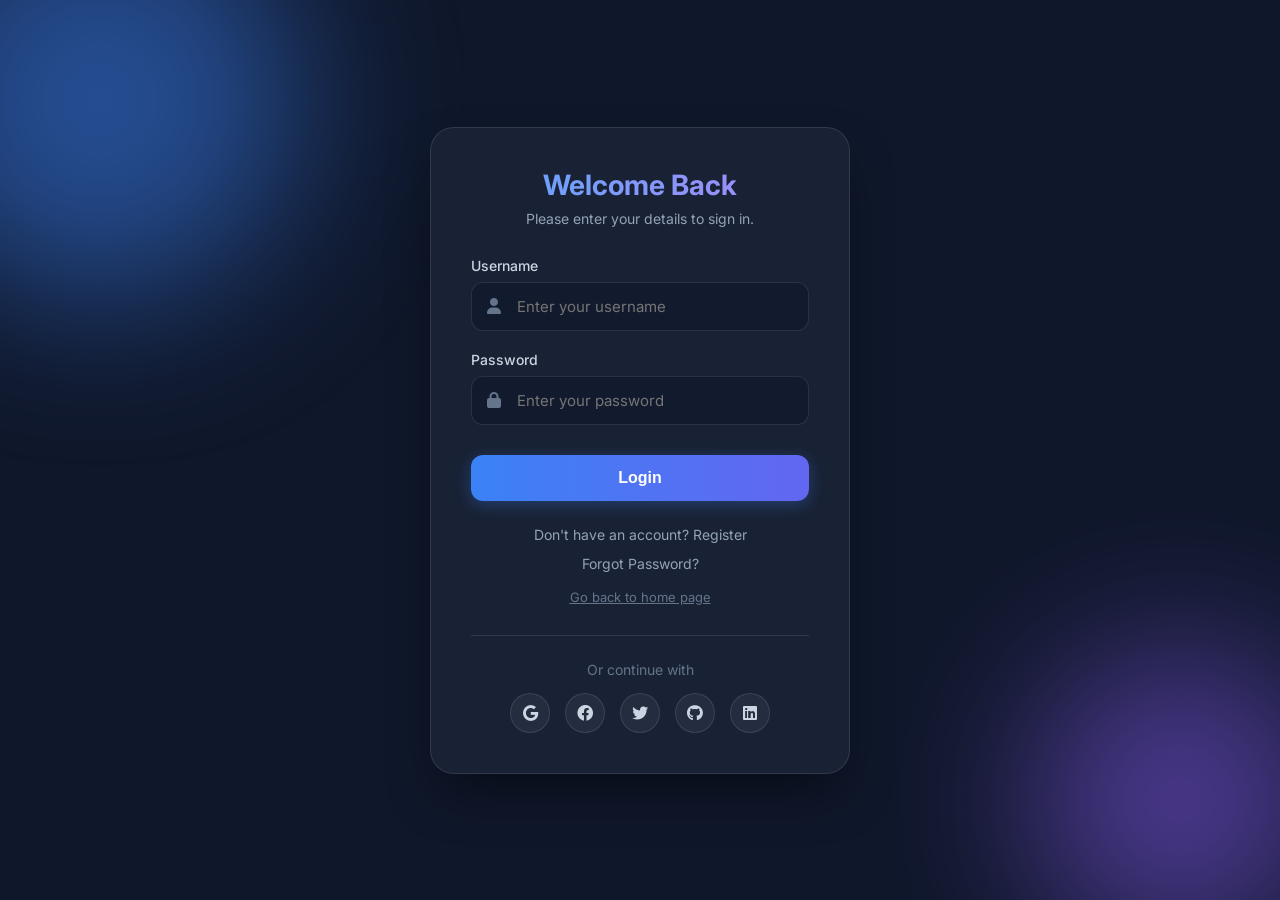
<file: index.html>
<!DOCTYPE html>
<html lang="en">
<head>
    <meta charset="UTF-8">
    <meta http-equiv="refresh" content="0; url=login%20form/login.html">
    <title>Redirecting to Login...</title>
    <script>
        window.location.href = "login%20form/login.html";
    </script>
</head>
<body>
    <p>If you are not redirected automatically, <a href="login%20form/login.html">click here to go to the login page</a>.</p>
</body>
</html>
</file>
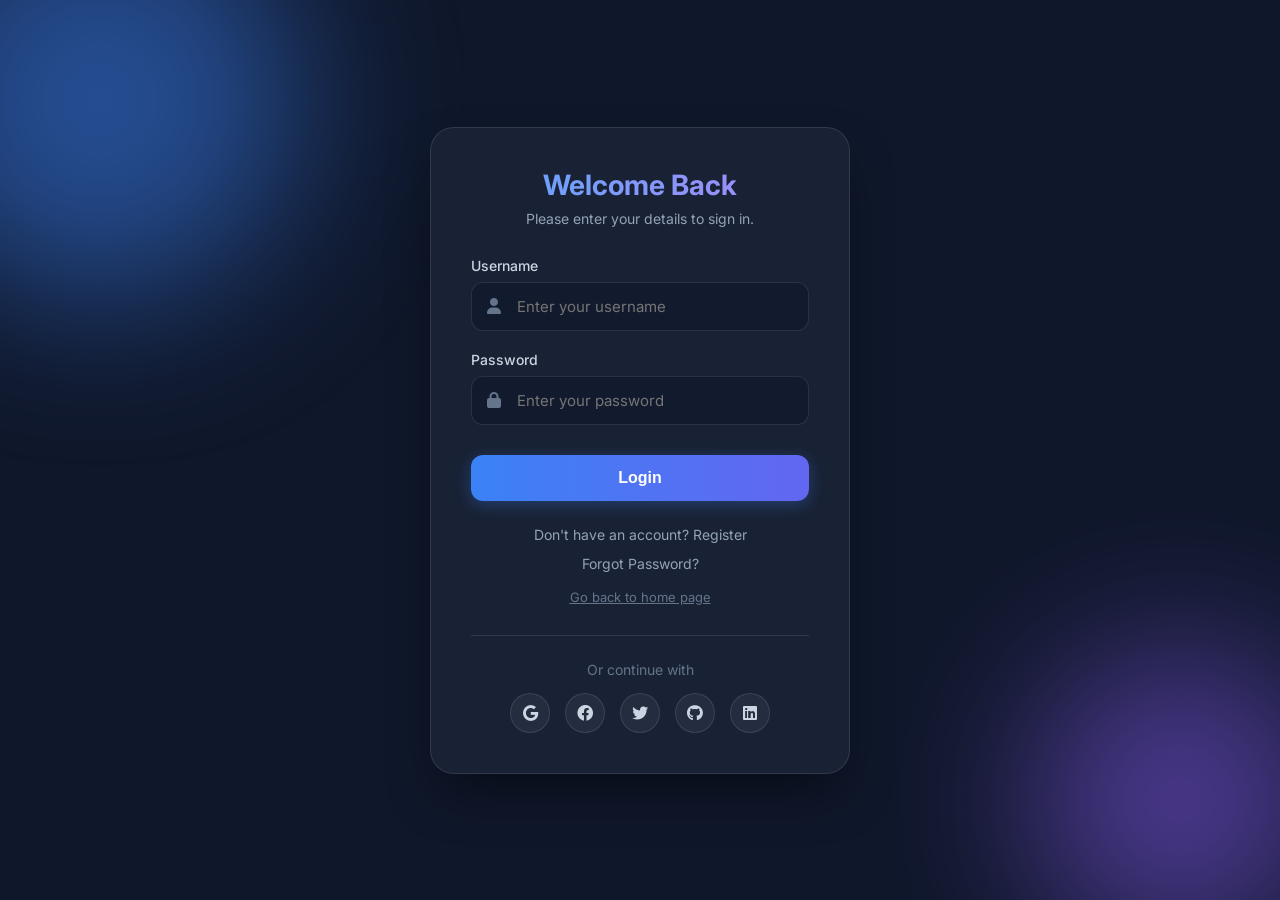
<file: login form/login.html>
<!DOCTYPE html>
<html lang="en">

<head>
    <meta charset="UTF-8">
    <meta name="viewport" content="width=device-width, initial-scale=1.0">
    <link rel="stylesheet" href="https://cdnjs.cloudflare.com/ajax/libs/font-awesome/6.0.0/css/all.min.css">
    <link rel="stylesheet" href="style.css">
    <title>Login Page</title>
</head>

<body>
    <div class="background-circles">
        <div class="circle circle-1"></div>
        <div class="circle circle-2"></div>
    </div>
    
    <div class="login-container">
        <form action="login.html" method="POST" id="loginForm">
            <div class="form-header">
                <h3>Welcome Back</h3>
                <p>Please enter your details to sign in.</p>
            </div>

            <div class="input-group">
                <label for="username">Username</label>
                <div class="input-field">
                    <input type="text" id="username" name="username" required placeholder="Enter your username">
                    <i class="fa-solid fa-user"></i>
                </div>
            </div>
            
            <div class="input-group">
                <label for="password">Password</label>
                <div class="input-field">
                    <input type="password" id="password" name="password" required placeholder="Enter your password">
                    <i class="fa-solid fa-lock"></i>
                </div>
            </div>

            <div class="form-actions">
                <button type="submit" class="btn-login">Login</button>
            </div>
            
            <div class="links">
                <a href="register.html">Don't have an account? Register</a>
                <a href="forgot-password.html">Forgot Password?</a>
                <a href="index.html" class="home-link">Go back to home page</a>
            </div>

            <div class="social-login">
                <p>Or continue with</p>
                <div class="icons">
                    <a href="https://myaccount.google.com/signin" class="social-icon"><i class="fa-brands fa-google"></i></a>
                    <a href="#" class="social-icon"><i class="fa-brands fa-facebook"></i></a>
                    <a href="#" class="social-icon"><i class="fa-brands fa-twitter"></i></a>
                    <a href="#" class="social-icon"><i class="fa-brands fa-github"></i></a>
                    <a href="#" class="social-icon"><i class="fa-brands fa-linkedin"></i></a>
                </div>
            </div>
        </form>
    </div>
</body>

</html>
</file>
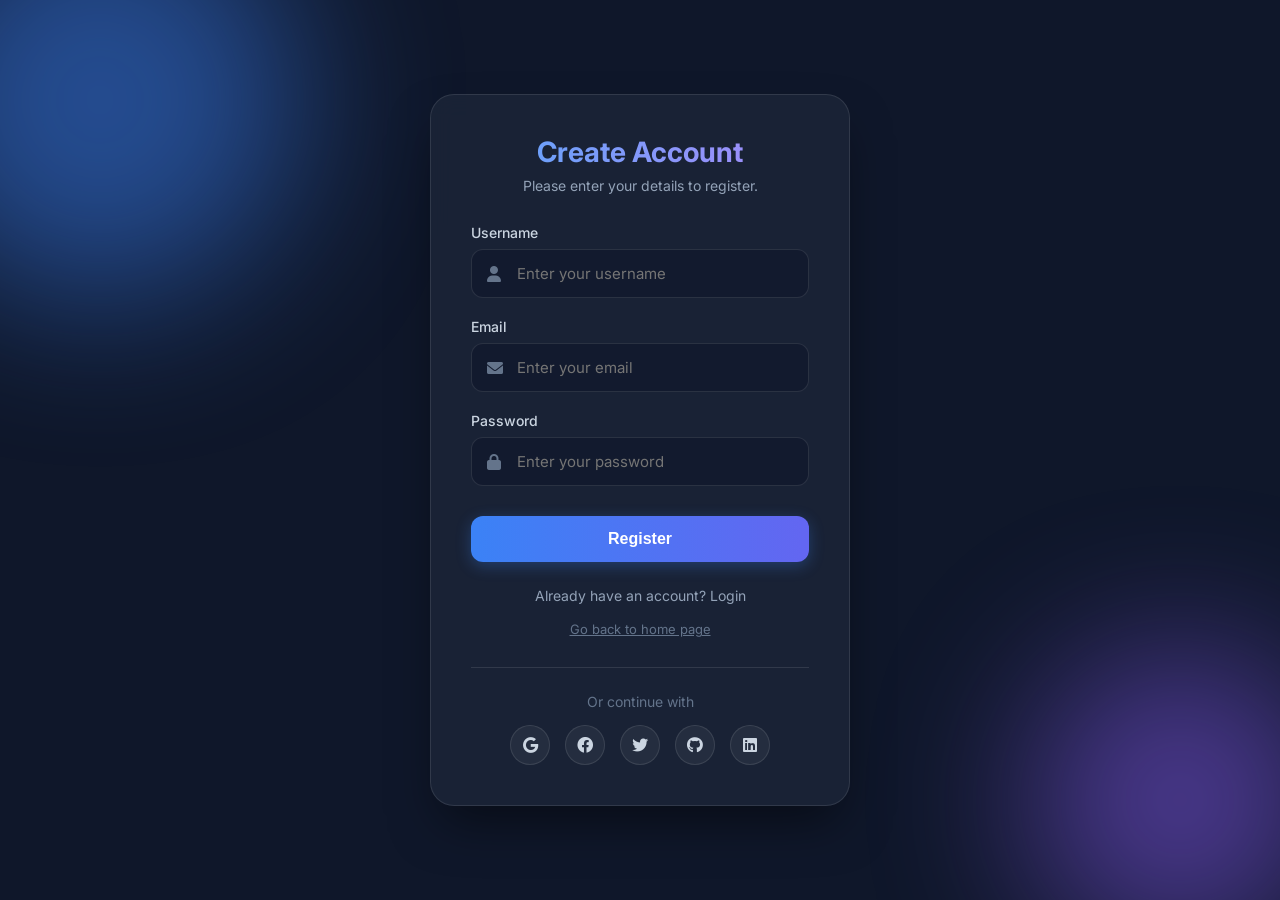
<file: login form/register.html>
<!DOCTYPE html>
<html lang="en">

<head>
    <meta charset="UTF-8">
    <meta name="viewport" content="width=device-width, initial-scale=1.0">
    <link rel="stylesheet" href="https://cdnjs.cloudflare.com/ajax/libs/font-awesome/6.0.0/css/all.min.css">
    <link rel="stylesheet" href="style.css">
    <title>Register</title>
</head>

<body>
    <div class="background-circles">
        <div class="circle circle-1"></div>
        <div class="circle circle-2"></div>
    </div>

    <div class="login-container">
        <form action="#" method="POST" id="registerForm">
            <div class="form-header">
                <h3>Create Account</h3>
                <p>Please enter your details to register.</p>
            </div>

            <div class="input-group">
                <label for="username">Username</label>
                <div class="input-field">
                    <input type="text" id="username" name="username" required placeholder="Enter your username">
                    <i class="fa-solid fa-user"></i>
                </div>
            </div>

            <div class="input-group">
                <label for="email">Email</label>
                <div class="input-field">
                    <input type="email" id="email" name="email" required placeholder="Enter your email">
                    <i class="fa-solid fa-envelope"></i>
                </div>
            </div>
            <div class="input-group">
                <label for="password">Password</label>
                <div class="input-field">
                    <input type="password" id="password" name="password" required placeholder="Enter your password">
                    <i class="fa-solid fa-lock"></i>
                </div>
            </div>

            <div class="form-actions">
                <button type="submit" class="btn-login">Register</button>
            </div>

            <div class="links">
                <a>Already have an account? <span href="login.html">Login </span> </a>
                <a href="index.html" class="home-link">Go back to home page</a>
            </div>

            <div class="social-login">
                <p>Or continue with</p>
                <div class="icons">
                    <a href="https://myaccount.google.com/signin" class="social-icon"><i
                            class="fa-brands fa-google"></i></a>
                    <a href="#" class="social-icon"><i class="fa-brands fa-facebook"></i></a>
                    <a href="#" class="social-icon"><i class="fa-brands fa-twitter"></i></a>
                    <a href="#" class="social-icon"><i class="fa-brands fa-github"></i></a>
                    <a href="#" class="social-icon"><i class="fa-brands fa-linkedin"></i></a>
                </div>
            </div>
        </form>
    </div>
</body>

</html>
</file>
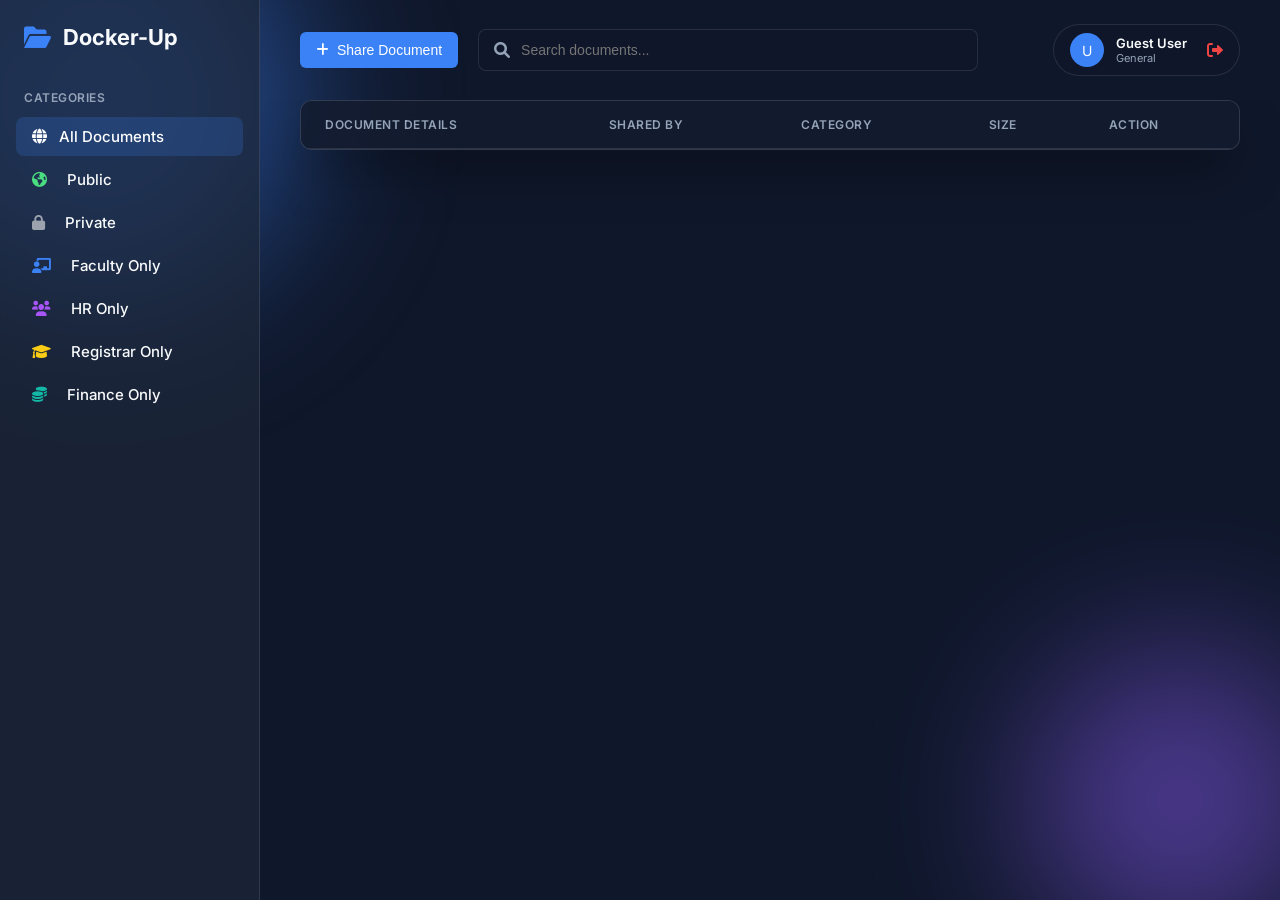
<file: management/document-track.html>
<!DOCTYPE html>
<html lang="en">

<head>
    <meta charset="UTF-8">
    <meta name="viewport" content="width=device-width, initial-scale=1.0">
    <link rel="stylesheet" href="https://cdnjs.cloudflare.com/ajax/libs/font-awesome/6.0.0/css/all.min.css">
    <link rel="stylesheet" href="document-track.css">
    <title>DocHub - Document Tracker</title>
</head>

<body>
    <div class="background-circles">
        <div class="circle circle-1"></div>
        <div class="circle circle-2"></div>
    </div>
    <div class="app-container">
        <!-- ============= sidebar ============= -->
        <aside class="sidebar">
            <div class="logo-div">
                <i class="fa-solid fa-folder-open logo-icon"></i>
                <h2>Docker-Up</h2>
            </div>

            <div class="sidebar-section">
                <p class="section-title">CATEGORIES</p>
                <nav>
                    <ul>
                        <li class="active">
                            <a href="#"><i class="fa-solid fa-globe"></i> All Documents</a>
                        </li>
                        <li>
                            <a href="#"><i class="fa-solid fa-earth-americas"
                                    style="color: var(--color-green); margin-right: 8px;"></i> Public</a>
                        </li>
                        <li>
                            <a href="#"><i class="fa-solid fa-lock"
                                    style="color: var(--color-gray); margin-right: 8px;"></i> Private</a>
                        </li>
                        <li>
                            <a href="#"><i class="fa-solid fa-chalkboard-user"
                                    style="color: var(--color-blue); margin-right: 8px;"></i> Faculty Only</a>
                        </li>
                        <li>
                            <a href="#"><i class="fa-solid fa-users"
                                    style="color: var(--color-purple); margin-right: 8px;"></i> HR Only</a>
                        </li>
                        <li>
                            <a href="#"><i class="fa-solid fa-graduation-cap"
                                    style="color: var(--color-yellow); margin-right: 8px;"></i> Registrar Only</a>
                        </li>
                        <li>
                            <a href="#"><i class="fa-solid fa-coins"
                                    style="color: var(--color-teal); margin-right: 8px;"></i> Finance Only</a>
                        </li>
                    </ul>
                </nav>
            </div>
        </aside>

        <!-- ============= dashboard ============= -->
        <main class="main-content">
            <header class="top-bar">
                <button class="btn-primary"><i class="fa-solid fa-plus"></i> Share Document</button>
                <div class="search-bar">
                    <i class="fa-solid fa-search"></i>
                    <input type="text" placeholder="Search documents...">
                </div>
                <div class="user-profile" style="cursor: pointer; transition: all 0.3s;" onclick="window.location.href='profile.php'" onmouseover="this.style.background='rgba(59, 130, 246, 0.2)'" onmouseout="this.style.background='rgba(15, 23, 42, 0.6)'">
                    <div class="profile-avatar">
                        U
                    </div>
                    <div class="profile-info">
                        <span class="user-name">Guest User</span>
                        <span class="user-role">General</span>
                    </div>
                    <a href="../PHP/logout.php" class="btn-logout" title="Logout" onclick="event.stopPropagation();"><i
                            class="fa-solid fa-right-from-bracket"></i></a>
                </div>
            </header>

            <section class="dashboard-section" id="global">
                <div class="table-container">
                    <table class="document-table">
                        <thead>
                            <tr>
                                <th>Document Details</th>
                                <th>Shared By</th>
                                <th>Category</th>
                                <th>Size</th>
                                <th>Action</th>
                            </tr>
                        </thead>
                        <tbody id="document-list">
                        </tbody>
                    </table>
                </div>
            </section>
        </main>
    </div>

    <!-- Upload Modal -->
    <div class="modal-overlay" id="uploadModal">
        <div class="modal-content">
            <div class="modal-header">
                <h3>Share New Document</h3>
                <button class="close-modal"><i class="fa-solid fa-times"></i></button>
            </div>
            <form id="uploadForm">
                <div class="input-group">
                    <label for="docTitle">Document Title</label>
                    <input type="text" id="docTitle" name="title" required placeholder="Enter document title">
                </div>
                <div class="input-group">
                    <label for="docDesc">Description</label>
                    <textarea id="docDesc" name="description" rows="3" required
                        placeholder="Enter description"></textarea>
                </div>
                <div class="input-group" style="">
                    <label for="docCategory">Access Visibility</label>
                    <select id="docCategory" name="category" required>
                        <option value="" disabled selected>Select Access Visibility</option>
                        <option value="Public" style="background: #1e293b;">🌐 Public (All users can view and download)
                        </option>
                        <option value="Private" style="background: #1e293b;">🔒 Private (Only the uploader can view and
                            access)</option>
                        <option value="Faculty Only" style="background: #1e293b;">🏫 Faculty Only</option>
                        <option value="HR Only" style="background: #1e293b;">👔 HR Only</option>
                        <option value="Registrar Only" style="background: #1e293b;">🎓 Registrar Only</option>
                        <option value="Finance Only" style="background: #1e293b;">💰 Finance Only</option>
                        <option value="Admin" style="background: #1e293b;">👑 Admin</option>
                    </select>
                </div>
                <div class="input-group">
                    <label for="docFile">File</label>
                    <input type="file" id="docFile" name="file" required>
                </div>
                <div class="form-actions" style="margin-top: 20px;">
                    <button type="submit" name="upload" class="btn-primary">Upload Document</button>
                </div>
            </form>
        </div>
    </div>

    <script src="document-track.js"></script>
</body>

</html>
</file>
<file: login form/style.css>
@import url('https://fonts.googleapis.com/css2?family=Inter:wght@300;400;500;600;700&display=swap');

:root {
    --primary-color: #3b82f6;
    --primary-color-dark: #2563eb;
    --text-color: #f8fafc;
    --text-color-secondary: #94a3b8;
    --input-bg: #1e293b;
    --input-border: #334155;
    --input-focus-bg: #334155;
    --glass-bg: rgba(30, 41, 59, 0.7);
    --glass-border: rgba(255, 255, 255, 0.1);
    --glow-blue: #3b82f6;
}

* {
    margin: 0;
    padding: 0;
    box-sizing: border-box;
}

body {
    font-family: 'Inter', sans-serif;
    background: #0f172a;
    color: #f8fafc;
    min-height: 100vh;
    display: flex;
    align-items: center;
    justify-content: center;
    overflow: hidden;
    position: relative;
}

/* Background animated circles */
.background-circles {
    position: absolute;
    top: 0;
    left: 0;
    width: 100%;
    height: 100%;
    z-index: -1;
    overflow: hidden;
}

.circle {
    position: absolute;
    border-radius: 50%;
    filter: blur(80px);
    opacity: 0.5;
    animation: float 10s infinite ease-in-out alternate;
}

.circle-1 {
    width: 400px;
    height: 400px;
    background: #3b82f6;
    top: -100px;
    left: -100px;
}

.circle-2 {
    width: 300px;
    height: 300px;
    background: #8b5cf6;
    bottom: -50px;
    right: -50px;
    animation-delay: -5s;
}

@keyframes float {
    0% {
        transform: translateY(0) scale(1);
    }

    100% {
        transform: translateY(50px) scale(1.1);
    }
}

/* Login Container */
.login-container {
    width: 100%;
    max-width: 420px;
    padding: 40px;
    background: rgba(30, 41, 59, 0.7);
    backdrop-filter: blur(12px);
    border: 1px solid rgba(255, 255, 255, 0.1);
    border-radius: 24px;
    box-shadow: 0 25px 50px -12px rgba(0, 0, 0, 0.5);
    animation: fadeIn 0.8s ease-out;
}

@keyframes fadeIn {
    from {
        opacity: 0;
        transform: translateY(20px);
    }

    to {
        opacity: 1;
        transform: translateY(0);
    }
}

.form-header {
    text-align: center;
    margin-bottom: 30px;
}

.form-header h3 {
    font-size: 28px;
    font-weight: 700;
    margin-bottom: 8px;
    background: linear-gradient(to right, #60a5fa, #a78bfa);
    -webkit-background-clip: text;
    -webkit-text-fill-color: transparent;
}

.form-header p {
    font-size: 14px;
    color: #94a3b8;
}

/* Input Fields */
.input-group {
    margin-bottom: 20px;
}

.input-group label {
    display: block;
    font-size: 14px;
    font-weight: 500;
    margin-bottom: 8px;
    color: #cbd5e1;
}

.input-field {
    position: relative;
    display: flex;
    align-items: center;
}

.input-field i {
    position: absolute;
    left: 16px;
    color: #64748b;
    font-size: 16px;
    transition: color 0.3s;
    pointer-events: none;
    font-family: "Font Awesome 6 Free" !important;
    font-weight: 900 !important;
}

.input-field input {
    width: 100%;
    padding: 14px 16px 14px 45px;
    background: rgba(15, 23, 42, 0.6);
    border: 1px solid rgba(255, 255, 255, 0.1);
    border-radius: 12px;
    color: #f8fafc;
    font-size: 15px;
    font-family: inherit;
    transition: all 0.3s;
}

.input-field input:focus {
    outline: none;
    border-color: #3b82f6;
    background: rgba(15, 23, 42, 0.8);
    box-shadow: 0 0 0 4px rgba(59, 130, 246, 0.1);
}

.input-field input:focus~i,
.input-field input:valid:not(:placeholder-shown)~i {
    color: #3b82f6;
}

/* Button */
.form-actions {
    margin-top: 30px;
}

.btn-login {
    width: 100%;
    padding: 14px;
    background: linear-gradient(to right, #3b82f6, #6366f1);
    color: white;
    border: none;
    border-radius: 12px;
    font-size: 16px;
    font-weight: 600;
    cursor: pointer;
    transition: all 0.3s;
    box-shadow: 0 4px 15px rgba(59, 130, 246, 0.3);
}

.btn-login:hover {
    transform: translateY(-2px);
    box-shadow: 0 6px 20px rgba(59, 130, 246, 0.4);
}

.btn-login:active {
    transform: translateY(0);
}

/* Links */
.links {
    margin-top: 25px;
    display: flex;
    flex-direction: column;
    gap: 12px;
    text-align: center;
}

.links a {
    color: #94a3b8;
    text-decoration: none;
    font-size: 14px;
    transition: color 0.3s;
}

.links a:hover {
    color: #60a5fa;
}

.home-link {
    margin-top: 5px;
    font-size: 13px !important;
    color: #64748b !important;
    text-decoration: underline !important;
}

.home-link:hover {
    color: #94a3b8 !important;
}

/* Social Login */
.social-login {
    margin-top: 30px;
    text-align: center;
    border-top: 1px solid rgba(255, 255, 255, 0.1);
    padding-top: 25px;
}

.social-login p {
    color: #64748b;
    font-size: 14px;
    margin-bottom: 15px;
}

.icons {
    display: flex;
    justify-content: center;
    gap: 15px;
}

.social-icon {
    display: flex;
    align-items: center;
    justify-content: center;
    width: 40px;
    height: 40px;
    border-radius: 50%;
    background: rgba(255, 255, 255, 0.05);
    color: #cbd5e1;
    text-decoration: none;
    transition: all 0.3s;
    border: 1px solid rgba(255, 255, 255, 0.1);
}

.social-icon:hover {
    background: rgba(255, 255, 255, 0.1);
    color: white;
    transform: translateY(-3px);
}
</file>
<file: management/document-track.css>
@import url('https://fonts.googleapis.com/css2?family=Inter:wght@300;400;500;600;700&display=swap');

:root {
    --theme-color: #3b82f6;
    --theme-color-light: #60a5fa;
    --bg-main: #0f172a;
    --bg-sidebar: rgba(30, 41, 59, 0.7);
    --bg-table: rgba(30, 41, 59, 0.7);
    --text-dark: #f8fafc;
    --text-muted: #94a3b8;
    --border-color: rgba(255, 255, 255, 0.1);

    --color-green: #4ade80;
    --bg-green: rgba(74, 222, 128, 0.2);
    --color-yellow: #facc15;
    --bg-yellow: rgba(250, 204, 21, 0.2);
    --color-red: #f87171;
    --bg-red: rgba(248, 113, 113, 0.2);

    --color-gray: #9ca3af;
    --bg-gray: rgba(156, 163, 175, 0.2);
    --color-blue: #3b82f6;
    --bg-blue: rgba(59, 130, 246, 0.2);
    --color-purple: #a855f7;
    --bg-purple: rgba(168, 85, 247, 0.2);
    --color-teal: #14b8a6;
    --bg-teal: rgba(20, 184, 166, 0.2);

    --avatar-hr: #2563eb;
    --avatar-ro: #ca8a04;
    --avatar-ad: #dc2626;
}

* {
    padding: 0;
    margin: 0;
    box-sizing: border-box;
    text-decoration: none;
}

body {
    font-family: 'Inter', sans-serif;
    background-color: var(--bg-main);
    color: var(--text-dark);
}

.app-container {
    display: flex;
    height: 100vh;
    overflow: hidden;
}

/*========= Sidebar =========*/
.sidebar {
    width: 260px;
    background-color: var(--bg-sidebar);
    backdrop-filter: blur(12px);
    border-right: 1px solid var(--border-color);
    padding: 24px 0;
    display: flex;
    flex-direction: column;
}

.logo-div {
    display: flex;
    align-items: center;
    padding: 0 24px;
    margin-bottom: 40px;
    gap: 12px;
}

.logo-icon {
    font-size: 24px;
    color: var(--theme-color);
}

.logo-div h2 {
    font-size: 22px;
    font-weight: 700;
}

.sidebar-section {
    padding: 0 16px;
}

.section-title {
    font-size: 12px;
    font-weight: 600;
    color: var(--text-muted);
    letter-spacing: 0.5px;
    margin-bottom: 12px;
    padding-left: 8px;
}

.sidebar nav ul {
    list-style: none;
}

.sidebar nav li {
    margin-bottom: 4px;
}

.sidebar nav a {
    display: flex;
    align-items: center;
    padding: 10px 16px;
    color: var(--text-dark);
    font-weight: 500;
    font-size: 15px;
    border-radius: 8px;
    transition: all 0.2s;
    gap: 12px;
}

.sidebar nav a:hover {
    background-color: rgba(255, 255, 255, 0.05);
}

.sidebar nav li.active a {
    background-color: rgba(59, 130, 246, 0.2);
    color: white;
}

.sidebar nav li.active a i {
    color: white;
}

.dot {
    width: 10px;
    height: 10px;
    border-radius: 50%;
    display: inline-block;
}

.dot-green {
    background-color: var(--color-green);
}

.dot-yellow {
    background-color: var(--color-yellow);
}

.dot-red {
    background-color: var(--color-red);
}

/*========= Main Content =========*/
.main-content {
    flex: 1;
    display: flex;
    flex-direction: column;
    overflow: hidden;
}

.top-bar {
    display: flex;
    align-items: center;
    padding: 24px 40px;
    gap: 20px;
}

.btn-primary {
    background-color: var(--theme-color);
    color: white;
    border: none;
    padding: 10px 16px;
    border-radius: 6px;
    font-weight: 500;
    font-size: 14px;
    cursor: pointer;
    display: flex;
    align-items: center;
    gap: 8px;
    transition: background-color 0.2s;
}

.btn-primary:hover {
    background-color: var(--theme-color-light);
}

.search-bar {
    flex: 1;
    max-width: 500px;
    position: relative;
    display: flex;
    align-items: center;
}

.search-bar i {
    position: absolute;
    left: 16px;
    color: var(--text-muted);
}

.search-bar input {
    width: 100%;
    padding: 12px 16px 12px 42px;
    background: rgba(15, 23, 42, 0.6);
    color: var(--text-dark);
    border: 1px solid var(--border-color);
    border-radius: 8px;
    font-size: 14px;
    outline: none;
    transition: border-color 0.2s;
}

.search-bar input:focus {
    border-color: var(--theme-color);
}

.user-profile {
    display: flex;
    align-items: center;
    gap: 12px;
    margin-left: auto;
    background: rgba(15, 23, 42, 0.6);
    padding: 8px 16px;
    border-radius: 50px;
    border: 1px solid var(--border-color);
}

.profile-avatar {
    width: 34px;
    height: 34px;
    border-radius: 50%;
    background: var(--theme-color);
    display: flex;
    align-items: center;
    justify-content: center;
    color: white;
    font-size: 14px;
}

.profile-info {
    display: flex;
    flex-direction: column;
}

.user-name {
    font-size: 13px;
    font-weight: 600;
    color: var(--text-dark);
}

.user-role {
    font-size: 11px;
    color: var(--text-muted);
}

.btn-logout {
    color: #ef4444;
    font-size: 16px;
    margin-left: 8px;
    transition: color 0.2s;
    display: flex;
    align-items: center;
    justify-content: center;
}

.btn-logout:hover {
    color: #dc2626;
}

/*========= Dashboard & Table =========*/
.dashboard-section {
    padding: 0 40px 40px;
    flex: 1;
    overflow-y: auto;
}

.table-container {
    background: var(--bg-table);
    backdrop-filter: blur(12px);
    border-radius: 12px;
    border: 1px solid var(--border-color);
    overflow: hidden;
    box-shadow: 0 25px 50px -12px rgba(0, 0, 0, 0.5);
}

.document-table {
    width: 100%;
    border-collapse: collapse;
    text-align: left;
}

.document-table th {
    background-color: rgba(15, 23, 42, 0.6);
    padding: 16px 24px;
    font-size: 12px;
    font-weight: 600;
    color: var(--text-muted);
    text-transform: uppercase;
    letter-spacing: 0.5px;
    border-bottom: 1px solid var(--border-color);
}

.document-table td {
    padding: 24px;
    border-bottom: 1px solid var(--border-color);
    vertical-align: top;
}

.document-table tbody tr:last-child td {
    border-bottom: none;
}

.document-table tbody tr:hover {
    background-color: rgba(255, 255, 255, 0.05);
}

/* Table Specific Styles */
.doc-info {
    display: flex;
    gap: 16px;
}

.doc-icon {
    font-size: 28px;
    margin-top: 2px;
}

.doc-icon.pdf {
    color: #ef4444;
}

.doc-icon.excel {
    color: #10b981;
}

.doc-icon.lock {
    color: #64748b;
}

.doc-info h4 {
    font-size: 15px;
    font-weight: 600;
    margin-bottom: 6px;
    color: var(--text-dark);
}

.doc-info .desc {
    font-size: 13px;
    color: var(--text-muted);
    line-height: 1.5;
    max-width: 320px;
    margin-bottom: 12px;
}

.filename {
    font-size: 12px !important;
    color: var(--text-dark) !important;
    font-weight: 500;
    display: flex;
    align-items: center;
    gap: 6px;
    background: rgba(15, 23, 42, 0.6);
    padding: 6px 10px;
    border-radius: 6px;
    width: fit-content;
    border: 1px solid var(--border-color);
}

.shared-by {
    display: flex;
    gap: 12px;
    align-items: center;
}

.avatar {
    width: 36px;
    height: 36px;
    border-radius: 50%;
    display: flex;
    align-items: center;
    justify-content: center;
    font-size: 13px;
    font-weight: 600;
    color: var(--text-dark);
}

.avatar.hr {
    background-color: var(--avatar-hr);
    color: #f8fafc;
}

.avatar.ro {
    background-color: var(--avatar-ro);
    color: #f8fafc;
}

.avatar.ad {
    background-color: var(--avatar-ad);
    color: #f8fafc;
}

.shared-by .name {
    font-size: 14px;
    font-weight: 600;
    margin-bottom: 4px;
    color: var(--text-dark);
}

.shared-by .time {
    font-size: 12px;
    color: var(--text-muted);
}

.badge {
    padding: 6px 12px;
    border-radius: 6px;
    font-size: 11px;
    font-weight: 600;
    text-transform: uppercase;
}

.badge-green {
    background-color: var(--bg-green);
    color: #166534;
}

.badge-yellow {
    background-color: var(--bg-yellow);
    color: #854d0e;
}

.badge-red {
    background-color: var(--bg-red);
    color: #991b1b;
}

.badge-gray {
    background-color: var(--bg-gray);
    color: #d1d5db;
}

.badge-blue {
    background-color: var(--bg-blue);
    color: #93c5fd;
}

.badge-purple {
    background-color: var(--bg-purple);
    color: #d8b4fe;
}

.badge-teal {
    background-color: var(--bg-teal);
    color: #5eead4;
}

.download-link {
    color: var(--theme-color);
    font-weight: 600;
    font-size: 14px;
    text-decoration: none;
    display: inline-block;
    padding: 8px 0;
}

.download-link:hover {
    color: var(--theme-color-light);
    text-decoration: underline;
}

.action-group {
    display: flex;
    gap: 8px;
    align-items: center;
}

.btn-action {
    display: flex;
    align-items: center;
    justify-content: center;
    width: 32px;
    height: 32px;
    border-radius: 6px;
    border: none;
    background: rgba(15, 23, 42, 0.6);
    color: var(--text-muted);
    font-size: 14px;
    cursor: pointer;
    transition: all 0.2s;
    text-decoration: none;
}

.btn-action:hover {
    transform: translateY(-2px);
}

.btn-action.download:hover {
    background: var(--bg-blue);
    color: var(--theme-color-light);
}

.btn-action.view:hover {
    background: var(--bg-purple);
    color: var(--color-purple);
}

.btn-action.edit:hover {
    background: var(--bg-green);
    color: var(--color-green);
}

.btn-action.delete:hover {
    background: var(--bg-red);
    color: var(--color-red);
}

/* Background animated circles */
.background-circles {
    position: absolute;
    top: 0;
    left: 0;
    width: 100%;
    height: 100%;
    z-index: -1;
    overflow: hidden;
}

.circle {
    position: absolute;
    border-radius: 50%;
    filter: blur(80px);
    opacity: 0.5;
    animation: float 10s infinite ease-in-out alternate;
}

.circle-1 {
    width: 400px;
    height: 400px;
    background: #3b82f6;
    top: -100px;
    left: -100px;
}

.circle-2 {
    width: 300px;
    height: 300px;
    background: #8b5cf6;
    bottom: -50px;
    right: -50px;
    animation-delay: -5s;
}

@keyframes float {
    0% {
        transform: translateY(0) scale(1);
    }

    100% {
        transform: translateY(50px) scale(1.1);
    }
}

/*========= Modal =========*/
.modal-overlay {
    position: fixed;
    top: 0;
    left: 0;
    width: 100%;
    height: 100%;
    background: rgba(0, 0, 0, 0.6);
    backdrop-filter: blur(4px);
    display: flex;
    align-items: center;
    justify-content: center;
    z-index: 1000;
    opacity: 0;
    pointer-events: none;
    transition: opacity 0.3s ease;
}

.modal-overlay.active {
    opacity: 1;
    pointer-events: auto;
}

.modal-content {
    background: var(--bg-table);
    border: 1px solid var(--border-color);
    border-radius: 12px;
    padding: 24px;
    width: 100%;
    max-width: 500px;
    transform: translateY(-20px);
    transition: transform 0.3s ease;
}

.modal-overlay.active .modal-content {
    transform: translateY(0);
}

.modal-header {
    display: flex;
    justify-content: space-between;
    align-items: center;
    margin-bottom: 20px;
}

.modal-header h3 {
    font-size: 18px;
    font-weight: 600;
}

.close-modal {
    background: transparent;
    border: none;
    color: var(--text-muted);
    font-size: 18px;
    cursor: pointer;
    transition: color 0.2s;
}

.close-modal:hover {
    color: var(--text-dark);
}

.input-group {
    margin-bottom: 16px;
}

.input-group label {
    display: block;
    margin-bottom: 6px;
    font-size: 13px;
    font-weight: 500;
    color: var(--text-muted);
}

.input-group input,
.input-group textarea,
.input-group select {
    width: 100%;
    padding: 10px 14px;
    background: rgba(15, 23, 42, 0.6);
    border: 1px solid var(--border-color);
    border-radius: 6px;
    color: var(--text-dark);
    font-family: inherit;
    font-size: 14px;
    outline: none;
}

.input-group input:focus,
.input-group textarea:focus,
.input-group select:focus {
    border-color: var(--theme-color);
}

@media screen and (max-width:768px) {
    .app-container {
        flex-direction: column;
        overflow-y: auto;
    }

    /* Sidebar adjustments */
    .sidebar {
        width: 100%;
        padding: 15px;
        border-right: none;
        border-bottom: 1px solid var(--border-color);
        display: flex;
        flex-direction: column;
    }

    .logo-div {
        margin-bottom: 15px;
    }

    /* Make nav items scroll horizontally */
    .sidebar-section nav ul {
        display: flex;
        overflow-x: auto;
        white-space: nowrap;
        gap: 10px;
        padding-bottom: 5px;
    }
    
    .sidebar-section nav li {
        margin-bottom: 0;
    }

    /* Top bar adjustments */
    .top-bar {
        flex-direction: column;
        padding: 15px;
        gap: 15px;
        align-items: stretch;
    }

    .top-bar > div:first-child {
        text-align: center;
        margin-bottom: 5px;
    }

    .search-bar {
        max-width: 100%;
    }

    .user-profile {
        margin: 0 auto;
        width: fit-content;
    }

    #shareBtn {
        margin-right: 0 !important;
        justify-content: center;
    }

    /* Dashboard adjustments */
    .dashboard-section {
        padding: 15px;
    }

    /* Table adjustments */
    .table-container {
        overflow-x: auto;
    }
    
    .document-table {
        min-width: 600px;
    }

    /* Profile page adjustments */
    .profile-container {
        padding: 25px 20px;
        margin-top: 10px;
    }

    .profile-header {
        flex-direction: column;
        text-align: center;
        gap: 15px;
    }
}

/*==========Profile section ======*/
.profile-container {
    background: rgba(30, 41, 59, 0.7);
    backdrop-filter: blur(12px);
    border-radius: 12px;
    border: 1px solid rgba(255, 255, 255, 0.1);
    padding: 40px;
    max-width: 650px;
    margin: 0 auto;
    box-shadow: 0 25px 50px -12px rgba(0, 0, 0, 0.5);
}

.profile-header {
    display: flex;
    align-items: center;
    gap: 25px;
    margin-bottom: 35px;
    padding-bottom: 25px;
    border-bottom: 1px solid rgba(255, 255, 255, 0.1);
}

.profile-header .avatar-large {
    width: 90px;
    height: 90px;
    border-radius: 50%;
    background: linear-gradient(135deg, var(--theme-color), #8b5cf6);
    display: flex;
    align-items: center;
    justify-content: center;
    color: white;
    font-size: 36px;
    font-weight: 700;
    box-shadow: 0 10px 25px -5px rgba(59, 130, 246, 0.5);
}

.profile-header h2 {
    font-size: 26px;
    font-weight: 700;
    color: var(--text-dark);
    margin-bottom: 8px;
}

.profile-header p {
    color: var(--text-muted);
    font-size: 14px;
    margin-bottom: 4px;
}

.profile-form .input-group {
    margin-bottom: 24px;
}

.profile-form label {
    display: block;
    margin-bottom: 8px;
    font-size: 14px;
    font-weight: 500;
    color: var(--text-muted);
}

.profile-form input {
    width: 100%;
    padding: 14px 18px;
    background: rgba(15, 23, 42, 0.6);
    border: 1px solid rgba(255, 255, 255, 0.1);
    border-radius: 10px;
    color: #f8fafc;
    font-size: 15px;
    font-family: inherit;
    transition: all 0.3s;
    outline: none;
}

.profile-form input:focus {
    border-color: var(--theme-color);
    background: rgba(15, 23, 42, 0.8);
    box-shadow: 0 0 0 3px rgba(59, 130, 246, 0.1);
}

.profile-form input:disabled {
    background: rgba(15, 23, 42, 0.3);
    color: #64748b;
    cursor: not-allowed;
    border-color: transparent;
}
</file>
